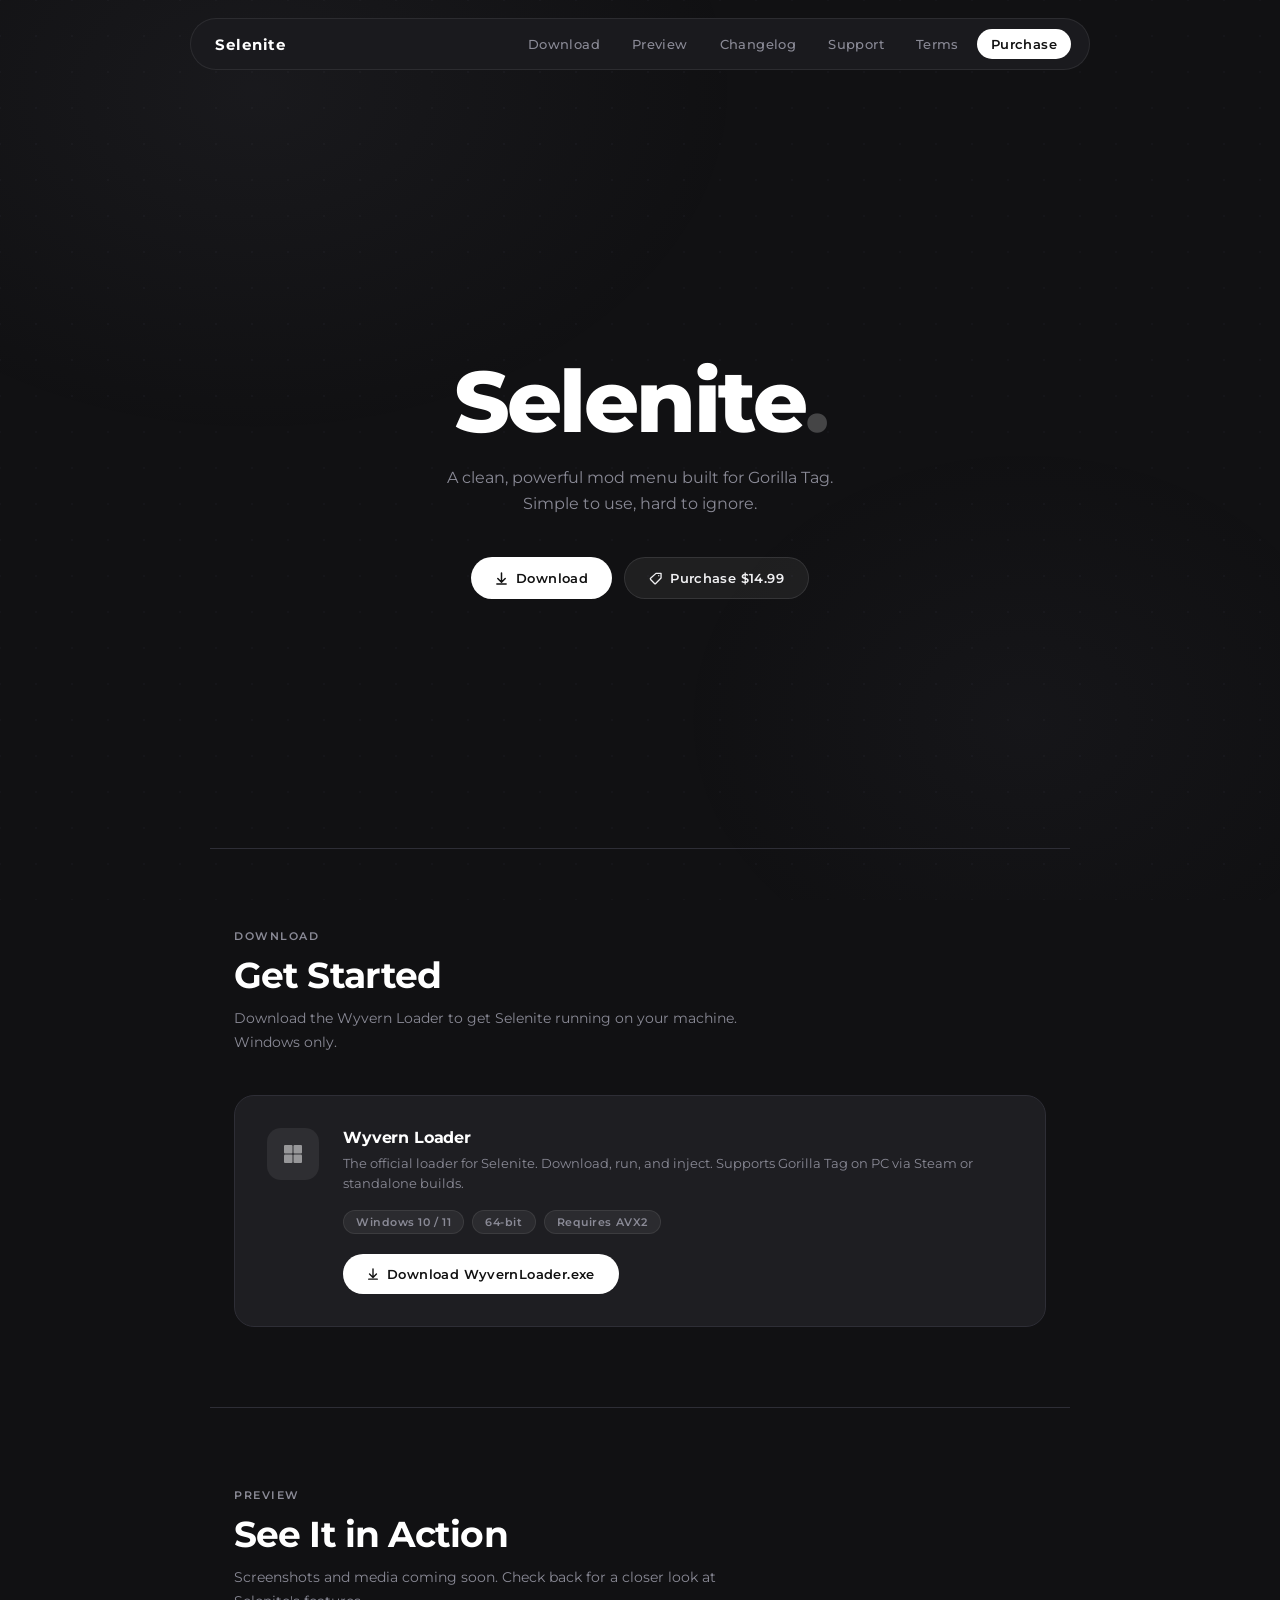
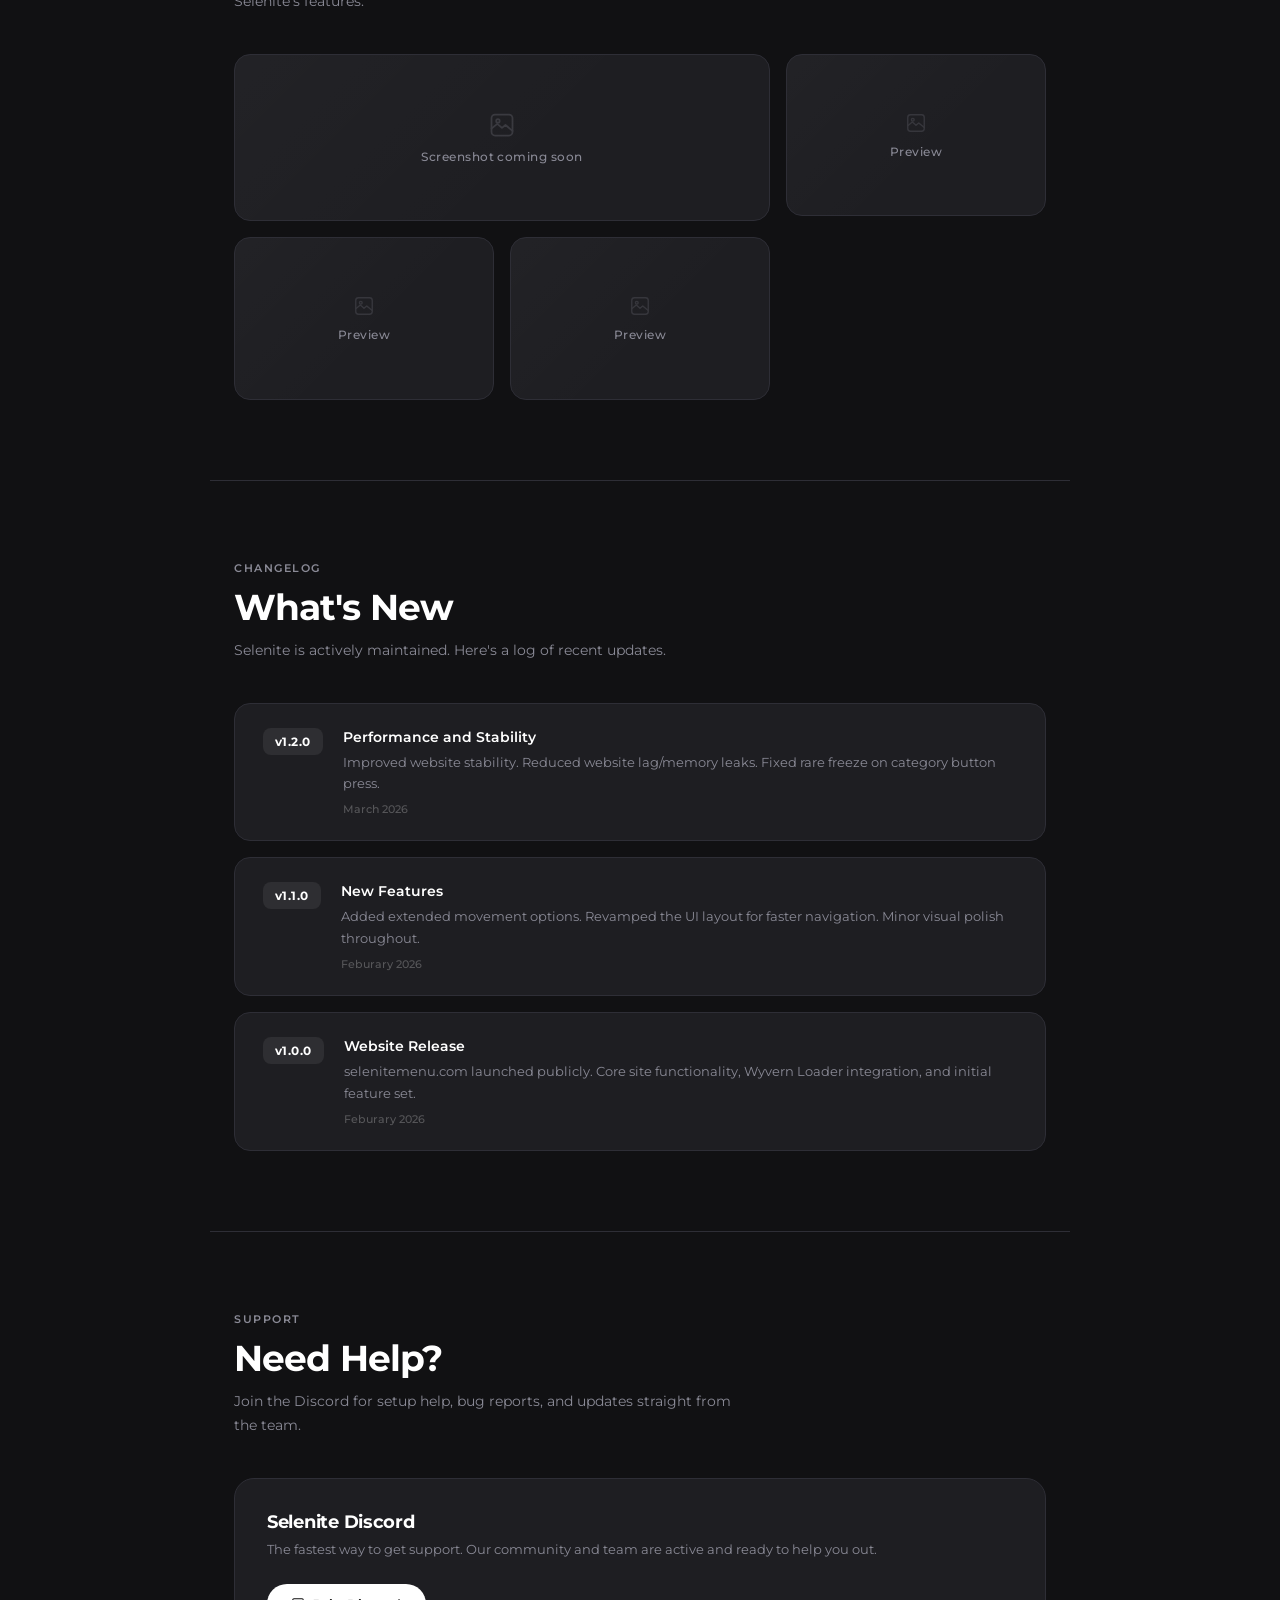
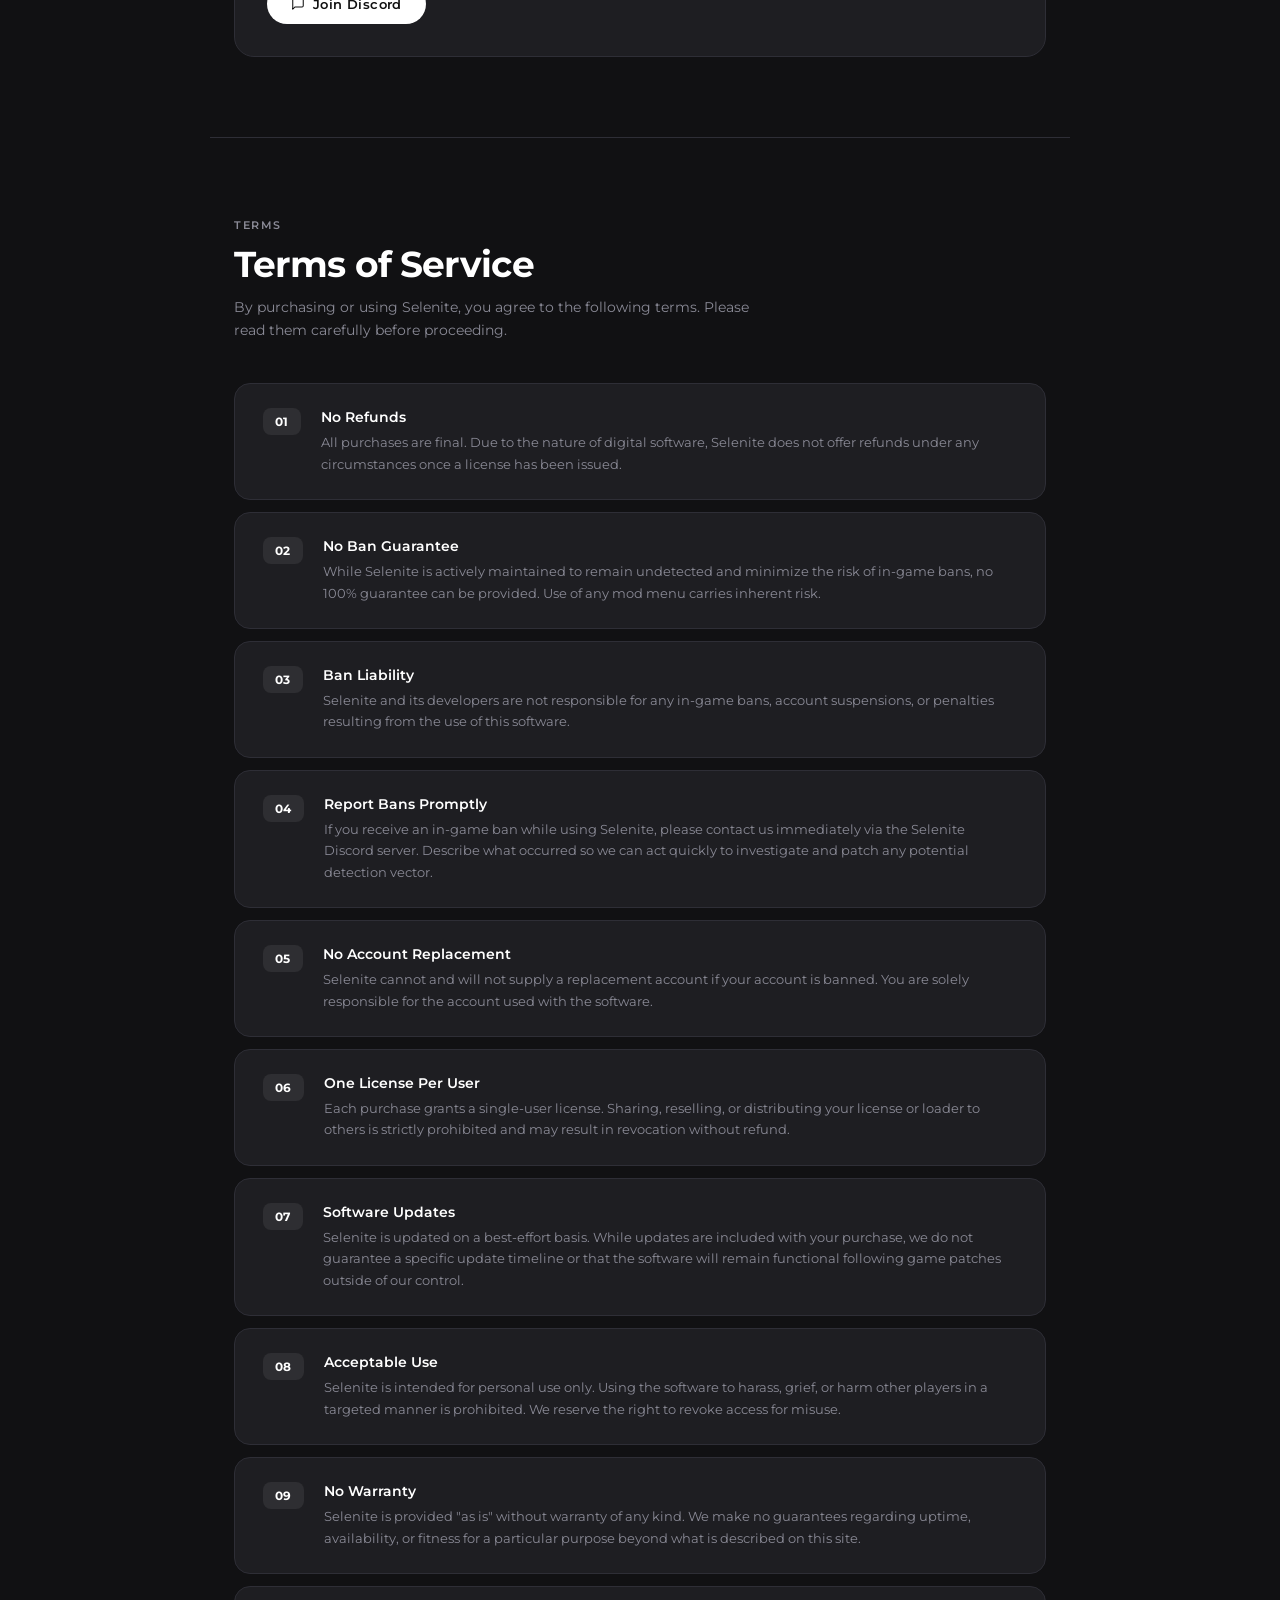
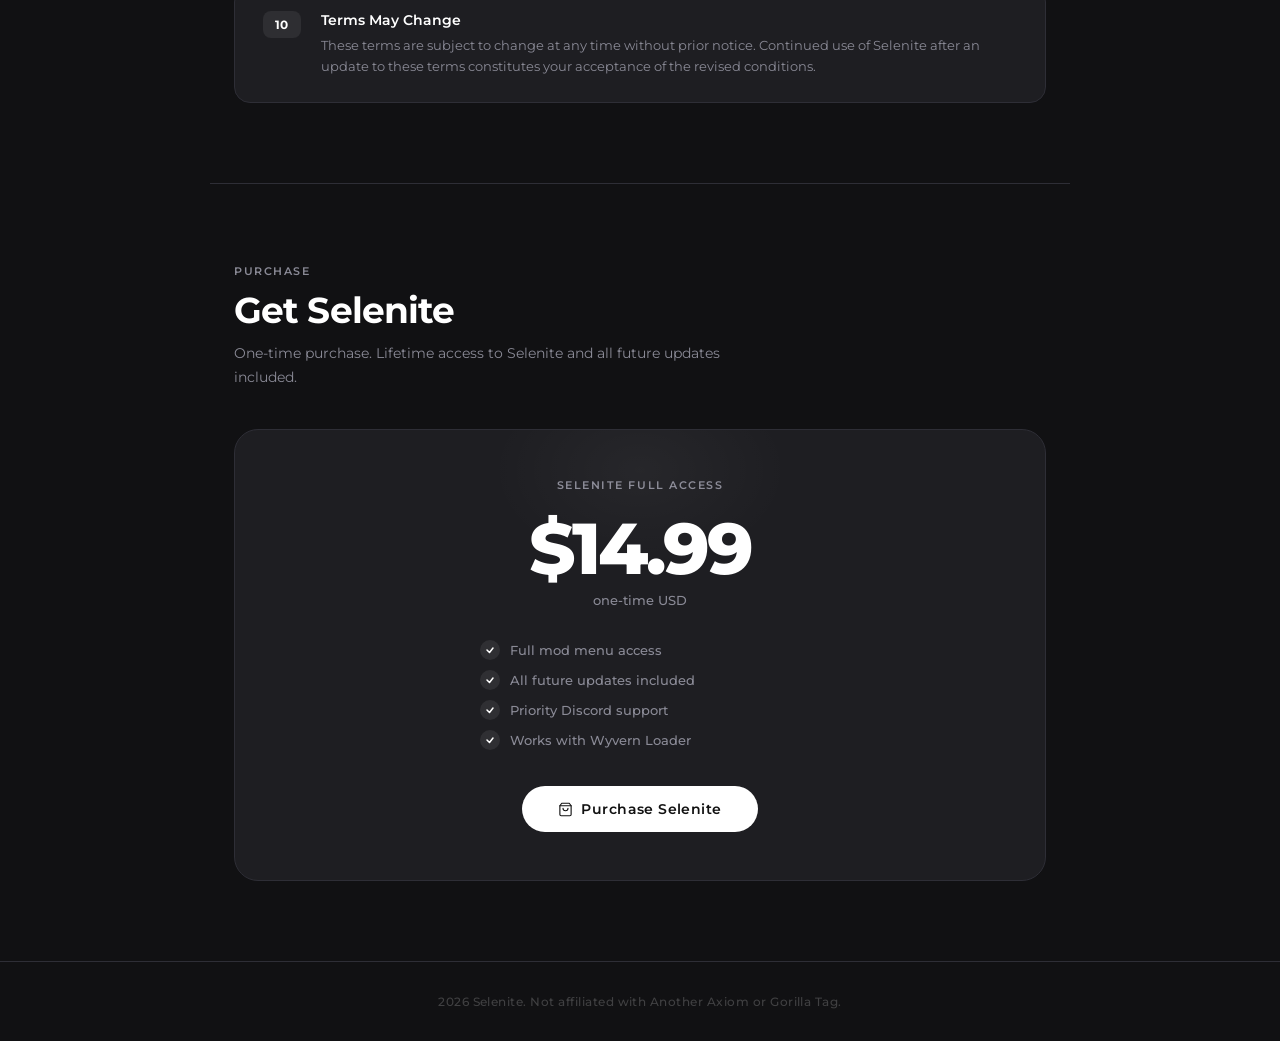
<file: index.html>
<!DOCTYPE html>
<html lang="en">
<head>
  <meta charset="UTF-8" />
  <meta name="viewport" content="width=device-width, initial-scale=1.0"/>
  <title>Selenite</title>
  <link rel="icon" type="image/png" href="icon.png"/>
  <link href="https://fonts.googleapis.com/css2?family=Montserrat:wght@300;400;500;600;700;800&display=swap" rel="stylesheet"/>
  <link rel="stylesheet" href="styles.css"/>
</head>
<body>

<div class="dot-bg">
  <canvas class="dot-canvas" id="dotCanvas"></canvas>
</div>

<div class="nav-wrap">
  <nav>
    <div class="nav-logo">Selenite</div>
    <ul class="nav-links">
      <li><a href="/download" onclick="navClick(event,'download')">Download</a></li>
      <li><a href="/preview" onclick="navClick(event,'preview')">Preview</a></li>
      <li><a href="/changelog" onclick="navClick(event,'changelog')">Changelog</a></li>
      <li><a href="/support" onclick="navClick(event,'support')">Support</a></li>
      <li><a href="/terms" onclick="navClick(event,'terms')">Terms</a></li>
      <li><a href="/purchase" class="nav-cta" onclick="navClick(event,'purchase')">Purchase</a></li>
    </ul>
    <button class="nav-hamburger" id="navHamburger" aria-label="Menu">
      <span></span><span></span><span></span>
    </button>
  </nav>
</div>

<div class="page">

  <section id="hero">
    <h1>Selenite<span class="dim">.</span></h1>
    <p class="hero-sub">A clean, powerful mod menu built for Gorilla Tag. Simple to use, hard to ignore.</p>
    <div class="hero-actions">
      <a href="/download" class="btn btn-primary" onclick="navClick(event,'download')">
        <svg width="13" height="13" viewBox="0 0 14 14" fill="none">
          <path d="M7 1v9M3 7l4 4 4-4M2 13h10" stroke="#111" stroke-width="1.6" stroke-linecap="round" stroke-linejoin="round"/>
        </svg>
        Download
      </a>
      <a href="/purchase" class="btn btn-ghost" onclick="navClick(event,'purchase')">
        <svg width="13" height="13" viewBox="0 0 14 14" fill="none">
          <path d="M8 1.5H13V6.5L7.2 12.3a.9.9 0 01-1.27 0L1.7 8.07a.9.9 0 010-1.27L7.5 1.5H8z" stroke="currentColor" stroke-width="1.4" stroke-linecap="round" stroke-linejoin="round"/>
          <circle cx="10.5" cy="4" r="0.7" fill="currentColor"/>
        </svg>
        Purchase $14.99
      </a>
    </div>
  </section>

  <div class="divider"></div>

  <section id="download">
    <div class="section-label">Download</div>
    <h2>Get Started</h2>
    <p class="section-desc">Download the Wyvern Loader to get Selenite running on your machine. Windows only.</p>
    <div class="download-card">
      <div class="dl-icon">
        <svg width="24" height="24" viewBox="0 0 24 24" fill="none">
          <rect x="3" y="3" width="8.5" height="8.5" rx="1" fill="rgba(255,255,255,0.5)"/>
          <rect x="12.5" y="3" width="8.5" height="8.5" rx="1" fill="rgba(255,255,255,0.5)"/>
          <rect x="3" y="12.5" width="8.5" height="8.5" rx="1" fill="rgba(255,255,255,0.5)"/>
          <rect x="12.5" y="12.5" width="8.5" height="8.5" rx="1" fill="rgba(255,255,255,0.5)"/>
        </svg>
      </div>
      <div class="dl-info">
        <div class="dl-title">Wyvern Loader</div>
        <div class="dl-sub">The official loader for Selenite. Download, run, and inject. Supports Gorilla Tag on PC via Steam or standalone builds.</div>
        <div class="dl-tags">
          <span class="tag">Windows 10 / 11</span>
          <span class="tag">64-bit</span>
          <span class="tag">Requires AVX2</span>
        </div>
        <button class="btn btn-primary" onclick="openModal('https://wyvern.im/public/loader/WyvernLoader.exe','download')">
          <svg width="12" height="12" viewBox="0 0 14 14" fill="none">
            <path d="M7 1v9M3 7l4 4 4-4M2 13h10" stroke="#111" stroke-width="1.6" stroke-linecap="round" stroke-linejoin="round"/>
          </svg>
          Download WyvernLoader.exe
        </button>
      </div>
    </div>
  </section>

  <div class="divider"></div>

  <section id="preview">
    <div class="section-label">Preview</div>
    <h2>See It in Action</h2>
    <p class="section-desc">Screenshots and media coming soon. Check back for a closer look at Selenite's features.</p>
    <div class="preview-grid">
      <div class="preview-card preview-span2" onclick="openLightbox(this)">
        <div class="card-inner">
          <svg width="28" height="28" viewBox="0 0 24 24" fill="none" style="opacity:0.25">
            <rect x="3" y="3" width="18" height="18" rx="3" stroke="currentColor" stroke-width="1.5"/>
            <circle cx="8.5" cy="8.5" r="1.5" stroke="currentColor" stroke-width="1.5"/>
            <path d="M3 15l5-4 4 3.5 3-2.5 6 5" stroke="currentColor" stroke-width="1.5" stroke-linecap="round" stroke-linejoin="round"/>
          </svg>
          <span>Screenshot coming soon</span>
        </div>
      </div>
      <div class="preview-card" onclick="openLightbox(this)">
        <div class="card-inner">
          <svg width="22" height="22" viewBox="0 0 24 24" fill="none" style="opacity:0.22">
            <rect x="3" y="3" width="18" height="18" rx="3" stroke="currentColor" stroke-width="1.5"/>
            <circle cx="8.5" cy="8.5" r="1.5" stroke="currentColor" stroke-width="1.5"/>
            <path d="M3 15l5-4 4 3.5 3-2.5 6 5" stroke="currentColor" stroke-width="1.5" stroke-linecap="round" stroke-linejoin="round"/>
          </svg>
          <span>Preview</span>
        </div>
      </div>
      <div class="preview-card" onclick="openLightbox(this)">
        <div class="card-inner">
          <svg width="22" height="22" viewBox="0 0 24 24" fill="none" style="opacity:0.22">
            <rect x="3" y="3" width="18" height="18" rx="3" stroke="currentColor" stroke-width="1.5"/>
            <circle cx="8.5" cy="8.5" r="1.5" stroke="currentColor" stroke-width="1.5"/>
            <path d="M3 15l5-4 4 3.5 3-2.5 6 5" stroke="currentColor" stroke-width="1.5" stroke-linecap="round" stroke-linejoin="round"/>
          </svg>
          <span>Preview</span>
        </div>
      </div>
      <div class="preview-card" onclick="openLightbox(this)">
        <div class="card-inner">
          <svg width="22" height="22" viewBox="0 0 24 24" fill="none" style="opacity:0.22">
            <rect x="3" y="3" width="18" height="18" rx="3" stroke="currentColor" stroke-width="1.5"/>
            <circle cx="8.5" cy="8.5" r="1.5" stroke="currentColor" stroke-width="1.5"/>
            <path d="M3 15l5-4 4 3.5 3-2.5 6 5" stroke="currentColor" stroke-width="1.5" stroke-linecap="round" stroke-linejoin="round"/>
          </svg>
          <span>Preview</span>
        </div>
      </div>
    </div>
  </section>

  <div class="divider"></div>

  <section id="changelog">
    <div class="section-label">Changelog</div>
    <h2>What's New</h2>
    <p class="section-desc">Selenite is actively maintained. Here's a log of recent updates.</p>
    <div class="changelog-list">
      <div class="changelog-item">
        <div class="cl-version">v1.2.0</div>
        <div class="cl-content">
          <div class="cl-title">Performance and Stability</div>
          <div class="cl-body">Improved website stability. Reduced website lag/memory leaks. Fixed rare freeze on category button press.</div>
          <div class="cl-date">March 2026</div>
        </div>
      </div>
      <div class="changelog-item">
        <div class="cl-version">v1.1.0</div>
        <div class="cl-content">
          <div class="cl-title">New Features</div>
          <div class="cl-body">Added extended movement options. Revamped the UI layout for faster navigation. Minor visual polish throughout.</div>
          <div class="cl-date">Feburary 2026</div>
        </div>
      </div>
      <div class="changelog-item">
        <div class="cl-version">v1.0.0</div>
        <div class="cl-content">
          <div class="cl-title">Website Release</div>
          <div class="cl-body">selenitemenu.com launched publicly. Core site functionality, Wyvern Loader integration, and initial feature set.</div>
          <div class="cl-date">Feburary 2026</div>
        </div>
      </div>
    </div>
  </section>

  <div class="divider"></div>

  <section id="support">
    <div class="section-label">Support</div>
    <h2>Need Help?</h2>
    <p class="section-desc">Join the Discord for setup help, bug reports, and updates straight from the team.</p>
    <div class="support-card">
      <div class="support-text">
        <h3>Selenite Discord</h3>
        <p>The fastest way to get support. Our community and team are active and ready to help you out.</p>
      </div>
      <button class="btn btn-primary" onclick="openModal('https://discord.gg/gEDAKutK3R','discord')">
        <svg width="14" height="14" viewBox="0 0 24 24" fill="none">
          <path d="M21 15a2 2 0 01-2 2H7l-4 4V5a2 2 0 012-2h14a2 2 0 012 2v10z" stroke="#111" stroke-width="1.8" stroke-linecap="round" stroke-linejoin="round"/>
        </svg>
        Join Discord
      </button>
    </div>
  </section>

  <div class="divider"></div>

  <section id="terms">
    <div class="section-label">Terms</div>
    <h2>Terms of Service</h2>
    <p class="section-desc">By purchasing or using Selenite, you agree to the following terms. Please read them carefully before proceeding.</p>
    <div class="terms-list">

      <div class="terms-item">
        <div class="terms-num">01</div>
        <div class="terms-content">
          <div class="terms-title">No Refunds</div>
          <div class="terms-body">All purchases are final. Due to the nature of digital software, Selenite does not offer refunds under any circumstances once a license has been issued.</div>
        </div>
      </div>

      <div class="terms-item">
        <div class="terms-num">02</div>
        <div class="terms-content">
          <div class="terms-title">No Ban Guarantee</div>
          <div class="terms-body">While Selenite is actively maintained to remain undetected and minimize the risk of in-game bans, no 100% guarantee can be provided. Use of any mod menu carries inherent risk.</div>
        </div>
      </div>

      <div class="terms-item">
        <div class="terms-num">03</div>
        <div class="terms-content">
          <div class="terms-title">Ban Liability</div>
          <div class="terms-body">Selenite and its developers are not responsible for any in-game bans, account suspensions, or penalties resulting from the use of this software.</div>
        </div>
      </div>

      <div class="terms-item">
        <div class="terms-num">04</div>
        <div class="terms-content">
          <div class="terms-title">Report Bans Promptly</div>
          <div class="terms-body">If you receive an in-game ban while using Selenite, please contact us immediately via the Selenite Discord server. Describe what occurred so we can act quickly to investigate and patch any potential detection vector.</div>
        </div>
      </div>

      <div class="terms-item">
        <div class="terms-num">05</div>
        <div class="terms-content">
          <div class="terms-title">No Account Replacement</div>
          <div class="terms-body">Selenite cannot and will not supply a replacement account if your account is banned. You are solely responsible for the account used with the software.</div>
        </div>
      </div>

      <div class="terms-item">
        <div class="terms-num">06</div>
        <div class="terms-content">
          <div class="terms-title">One License Per User</div>
          <div class="terms-body">Each purchase grants a single-user license. Sharing, reselling, or distributing your license or loader to others is strictly prohibited and may result in revocation without refund.</div>
        </div>
      </div>

      <div class="terms-item">
        <div class="terms-num">07</div>
        <div class="terms-content">
          <div class="terms-title">Software Updates</div>
          <div class="terms-body">Selenite is updated on a best-effort basis. While updates are included with your purchase, we do not guarantee a specific update timeline or that the software will remain functional following game patches outside of our control.</div>
        </div>
      </div>

      <div class="terms-item">
        <div class="terms-num">08</div>
        <div class="terms-content">
          <div class="terms-title">Acceptable Use</div>
          <div class="terms-body">Selenite is intended for personal use only. Using the software to harass, grief, or harm other players in a targeted manner is prohibited. We reserve the right to revoke access for misuse.</div>
        </div>
      </div>

      <div class="terms-item">
        <div class="terms-num">09</div>
        <div class="terms-content">
          <div class="terms-title">No Warranty</div>
          <div class="terms-body">Selenite is provided "as is" without warranty of any kind. We make no guarantees regarding uptime, availability, or fitness for a particular purpose beyond what is described on this site.</div>
        </div>
      </div>

      <div class="terms-item">
        <div class="terms-num">10</div>
        <div class="terms-content">
          <div class="terms-title">Terms May Change</div>
          <div class="terms-body">These terms are subject to change at any time without prior notice. Continued use of Selenite after an update to these terms constitutes your acceptance of the revised conditions.</div>
        </div>
      </div>

    </div>
  </section>

  <div class="divider"></div>

  <section id="purchase">
    <div class="section-label">Purchase</div>
    <h2>Get Selenite</h2>
    <p class="section-desc">One-time purchase. Lifetime access to Selenite and all future updates included.</p>
    <div class="purchase-card">
      <div class="section-label" style="margin-bottom:4px;">Selenite Full Access</div>
      <div class="price-display">$14.99</div>
      <div class="price-period">one-time USD</div>
      <div class="perks">
        <div class="perk">
          <div class="perk-check"><svg width="10" height="10" viewBox="0 0 10 10" fill="none"><path d="M2 5l2.5 2.5L8 3" stroke="white" stroke-width="1.5" stroke-linecap="round" stroke-linejoin="round"/></svg></div>
          Full mod menu access
        </div>
        <div class="perk">
          <div class="perk-check"><svg width="10" height="10" viewBox="0 0 10 10" fill="none"><path d="M2 5l2.5 2.5L8 3" stroke="white" stroke-width="1.5" stroke-linecap="round" stroke-linejoin="round"/></svg></div>
          All future updates included
        </div>
        <div class="perk">
          <div class="perk-check"><svg width="10" height="10" viewBox="0 0 10 10" fill="none"><path d="M2 5l2.5 2.5L8 3" stroke="white" stroke-width="1.5" stroke-linecap="round" stroke-linejoin="round"/></svg></div>
          Priority Discord support
        </div>
        <div class="perk">
          <div class="perk-check"><svg width="10" height="10" viewBox="0 0 10 10" fill="none"><path d="M2 5l2.5 2.5L8 3" stroke="white" stroke-width="1.5" stroke-linecap="round" stroke-linejoin="round"/></svg></div>
          Works with Wyvern Loader
        </div>
      </div>
      <button class="btn btn-primary" style="font-size:14px;padding:14px 36px;" onclick="openModal('https://store.reseller.best/product/selenite','purchase')">
        <svg width="15" height="15" viewBox="0 0 24 24" fill="none">
          <path d="M6 2L3 6v14a2 2 0 002 2h14a2 2 0 002-2V6l-3-4H6z" stroke="#111" stroke-width="1.8" stroke-linecap="round" stroke-linejoin="round"/>
          <path d="M3 6h18" stroke="#111" stroke-width="1.8" stroke-linecap="round"/>
          <path d="M16 10a4 4 0 01-8 0" stroke="#111" stroke-width="1.8" stroke-linecap="round" stroke-linejoin="round"/>
        </svg>
        Purchase Selenite
      </button>
    </div>
  </section>

  <footer>
    2026 Selenite. Not affiliated with Another Axiom or Gorilla Tag.
  </footer>

</div>

<div class="lightbox-overlay" id="lightboxOverlay">
  <button class="lightbox-close" id="lightboxCloseBtn">
    <svg width="12" height="12" viewBox="0 0 12 12" fill="none">
      <path d="M1.5 1.5l9 9M10.5 1.5l-9 9" stroke="rgba(255,255,255,0.7)" stroke-width="1.6" stroke-linecap="round"/>
    </svg>
  </button>
  <div id="lightboxContent"></div>
</div>

<div class="modal-overlay" id="modalOverlay">
  <div class="modal" id="modalBox">
    <button class="modal-close" id="modalCloseBtn">
      <svg width="10" height="10" viewBox="0 0 10 10" fill="none">
        <path d="M1.5 1.5l7 7M8.5 1.5l-7 7" stroke="rgba(255,255,255,0.5)" stroke-width="1.5" stroke-linecap="round"/>
      </svg>
    </button>
    <div class="modal-icon-wrap" id="modalIconWrap"></div>
    <h3 id="modalTitle">External Link</h3>
    <p id="modalDesc">You are about to leave Selenite and visit:</p>
    <div class="modal-url" id="modalUrl"></div>
    <div class="modal-actions">
      <button class="modal-cancel" id="modalCancelBtn">Cancel</button>
      <button class="modal-confirm" id="modalConfirmBtn">Continue</button>
    </div>
  </div>
</div>

<div class="mobile-sidebar-overlay" id="sidebarOverlay"></div>
<div class="mobile-sidebar" id="mobileSidebar">
  <div class="sidebar-header">
    <span class="sidebar-logo">Selenite</span>
    <button class="sidebar-close" id="sidebarCloseBtn">
      <svg width="10" height="10" viewBox="0 0 10 10" fill="none">
        <path d="M1.5 1.5l7 7M8.5 1.5l-7 7" stroke="rgba(255,255,255,0.6)" stroke-width="1.5" stroke-linecap="round"/>
      </svg>
    </button>
  </div>
  <a href="/download" onclick="sidebarNavClick(event,'download')">Download</a>
  <a href="/preview" onclick="sidebarNavClick(event,'preview')">Preview</a>
  <a href="/changelog" onclick="sidebarNavClick(event,'changelog')">Changelog</a>
  <a href="/support" onclick="sidebarNavClick(event,'support')">Support</a>
  <a href="/terms" onclick="sidebarNavClick(event,'terms')">Terms</a>
  <a href="/purchase" class="nav-cta" onclick="sidebarNavClick(event,'purchase')">Purchase</a>
</div>

<script src="script.js"></script>

</body>
</html>
</file>
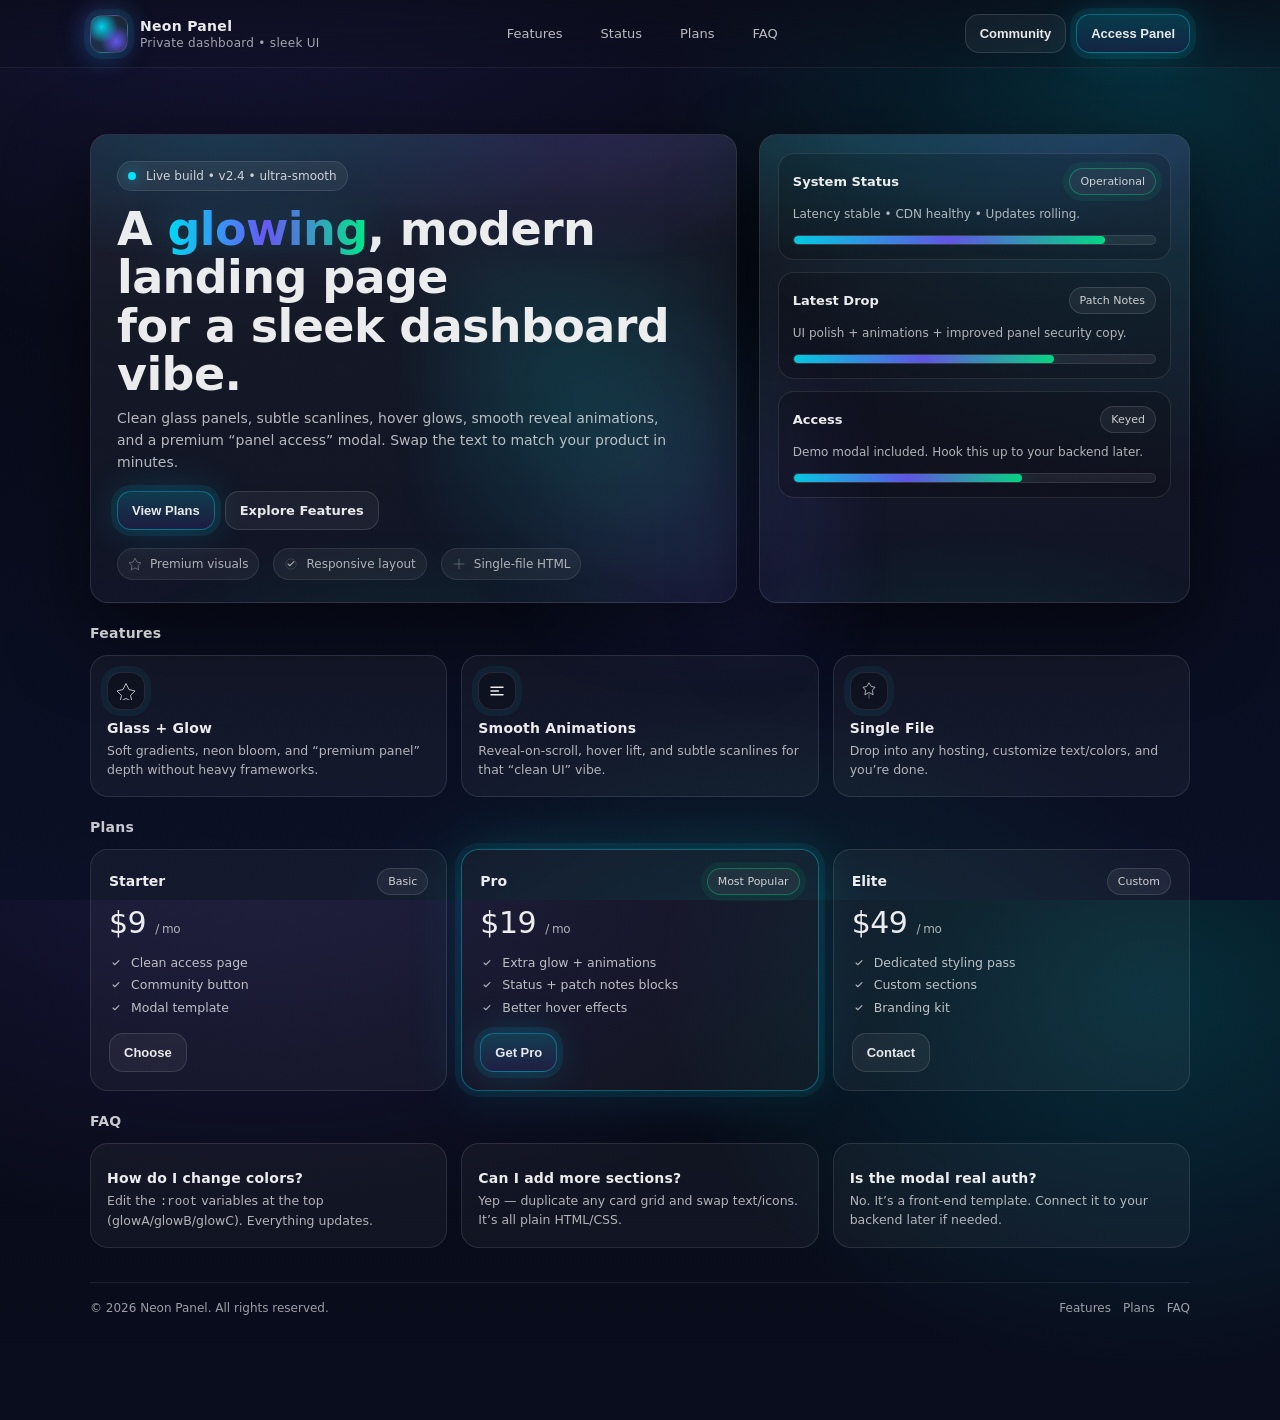
<file: New Text Document.html>
<!doctype html>
<html lang="en">
<head>
  <meta charset="utf-8" />
  <meta name="viewport" content="width=device-width,initial-scale=1" />
  <title>Neon Panel</title>
  <meta name="theme-color" content="#080a12" />
  <style>
    :root{
      --bg:#070913;
      --bg2:#0b1026;
      --card:rgba(255,255,255,.06);
      --stroke:rgba(255,255,255,.10);
      --text:rgba(255,255,255,.92);
      --muted:rgba(255,255,255,.62);
      --shadow: 0 30px 80px rgba(0,0,0,.55);
      --glowA:#6d5cff;
      --glowB:#00e5ff;
      --glowC:#00ff95;
      --radius:18px;
    }

    *{ box-sizing:border-box; }
    html,body{ height:100%; }
    body{
      margin:0;
      color:var(--text);
      background:
        radial-gradient(1200px 700px at 20% -10%, rgba(109,92,255,.18), transparent 60%),
        radial-gradient(900px 700px at 90% 10%, rgba(0,229,255,.16), transparent 55%),
        radial-gradient(900px 700px at 60% 120%, rgba(0,255,149,.12), transparent 55%),
        linear-gradient(180deg, var(--bg), var(--bg2));
      font-family: ui-sans-serif, system-ui, -apple-system, Segoe UI, Roboto, Helvetica, Arial, "Apple Color Emoji","Segoe UI Emoji";
      overflow-x:hidden;
    }

    /* Subtle animated noise + scanline */
    .fx::before{
      content:"";
      position:fixed; inset:0;
      background:
        linear-gradient(rgba(255,255,255,.045) 1px, transparent 1px);
      background-size: 100% 3px;
      opacity:.08;
      mix-blend-mode: overlay;
      pointer-events:none;
      animation: scan 8s linear infinite;
    }
    .fx::after{
      content:"";
      position:fixed; inset:-20%;
      background-image:url("data:image/svg+xml,%3Csvg xmlns='http://www.w3.org/2000/svg' width='120' height='120'%3E%3Cfilter id='n'%3E%3CfeTurbulence type='fractalNoise' baseFrequency='.8' numOctaves='3' stitchTiles='stitch'/%3E%3C/filter%3E%3Crect width='120' height='120' filter='url(%23n)' opacity='.35'/%3E%3C/svg%3E");
      opacity:.04;
      pointer-events:none;
      transform: translateZ(0);
      animation: drift 14s linear infinite;
    }
    @keyframes scan{ 0%{transform:translateY(0)} 100%{transform:translateY(120px)} }
    @keyframes drift{ 0%{transform:translate3d(-2%, -2%,0)} 50%{transform:translate3d(2%,1%,0)} 100%{transform:translate3d(-2%,-2%,0)} }

    a{ color:inherit; text-decoration:none; }
    .wrap{ width:min(1100px, 92vw); margin:0 auto; }

    /* Top bar */
    header{
      position:sticky; top:0; z-index:50;
      backdrop-filter: blur(14px);
      background: linear-gradient(180deg, rgba(10,12,24,.65), rgba(10,12,24,.25));
      border-bottom: 1px solid rgba(255,255,255,.08);
    }
    .topbar{
      display:flex; align-items:center; justify-content:space-between;
      padding:14px 0;
    }
    .brand{
      display:flex; align-items:center; gap:12px;
      letter-spacing:.3px;
      user-select:none;
    }
    .logo{
      width:38px; height:38px; border-radius:12px;
      background:
        radial-gradient(circle at 30% 30%, rgba(0,229,255,.9), transparent 45%),
        radial-gradient(circle at 70% 70%, rgba(109,92,255,.9), transparent 45%),
        rgba(255,255,255,.06);
      border: 1px solid rgba(255,255,255,.12);
      box-shadow: 0 0 0 6px rgba(0,229,255,.07), 0 0 28px rgba(109,92,255,.25);
      position:relative;
    }
    .logo::after{
      content:"";
      position:absolute; inset:-8px;
      border-radius:16px;
      background: conic-gradient(from 120deg, rgba(0,229,255,.0), rgba(0,229,255,.35), rgba(109,92,255,.35), rgba(0,255,149,.22), rgba(0,229,255,.0));
      filter: blur(14px);
      opacity:.6;
      z-index:-1;
      animation: spin 10s linear infinite;
    }
    @keyframes spin{ to{ transform:rotate(360deg); } }
    .brand h1{ font-size:14px; margin:0; font-weight:700; }
    .brand small{ display:block; color:var(--muted); font-size:12px; margin-top:2px; }

    nav{
      display:flex; align-items:center; gap:18px;
      color:rgba(255,255,255,.72);
      font-size:13px;
    }
    nav a{
      padding:10px 10px;
      border-radius:12px;
      transition: background .2s ease, color .2s ease, transform .2s ease;
    }
    nav a:hover{
      background:rgba(255,255,255,.06);
      color:rgba(255,255,255,.92);
      transform: translateY(-1px);
    }

    .actions{ display:flex; align-items:center; gap:10px; }
    .btn{
      display:inline-flex; align-items:center; justify-content:center;
      gap:10px;
      padding:11px 14px;
      border-radius: 14px;
      border: 1px solid rgba(255,255,255,.12);
      background: rgba(255,255,255,.05);
      color:rgba(255,255,255,.9);
      font-weight:600;
      font-size:13px;
      cursor:pointer;
      transition: transform .18s ease, box-shadow .18s ease, background .18s ease, border-color .18s ease;
      position:relative;
      overflow:hidden;
    }
    .btn:hover{ transform: translateY(-1px); background: rgba(255,255,255,.07); border-color: rgba(255,255,255,.18); }
    .btn:active{ transform: translateY(0); }
    .btn.primary{
      border-color: rgba(0,229,255,.35);
      background: linear-gradient(180deg, rgba(0,229,255,.18), rgba(109,92,255,.12));
      box-shadow: 0 0 0 6px rgba(0,229,255,.08), 0 0 40px rgba(0,229,255,.18);
    }
    .btn.primary::before{
      content:"";
      position:absolute; inset:-2px;
      background: radial-gradient(320px 120px at var(--mx, 50%) var(--my, 50%), rgba(0,229,255,.35), transparent 55%);
      opacity:0;
      transition: opacity .2s ease;
      pointer-events:none;
    }
    .btn.primary:hover::before{ opacity:1; }

    /* Hero */
    main{ padding: 48px 0 72px; }
    .hero{
      display:grid;
      grid-template-columns: 1.2fr .8fr;
      gap: 22px;
      align-items:stretch;
      margin-top: 18px;
    }
    @media (max-width: 920px){ .hero{ grid-template-columns:1fr; } nav{ display:none; } }

    .panel{
      background: linear-gradient(180deg, rgba(255,255,255,.07), rgba(255,255,255,.03));
      border: 1px solid rgba(255,255,255,.10);
      border-radius: var(--radius);
      box-shadow: var(--shadow);
      position:relative;
      overflow:hidden;
      transform: translateY(10px);
      opacity:0;
      animation: rise .7s ease forwards;
    }
    @keyframes rise{
      to{ transform:translateY(0); opacity:1; }
    }
    .panel::after{
      content:"";
      position:absolute; inset:-1px;
      background:
        radial-gradient(600px 220px at 20% 0%, rgba(0,229,255,.15), transparent 60%),
        radial-gradient(520px 220px at 80% 0%, rgba(109,92,255,.16), transparent 60%),
        radial-gradient(520px 260px at 50% 120%, rgba(0,255,149,.10), transparent 65%);
      pointer-events:none;
      opacity:.85;
    }
    .panel > *{ position:relative; z-index:1; }

    .heroLeft{ padding: 26px 26px 22px; }
    .kicker{
      display:inline-flex; align-items:center; gap:10px;
      padding: 7px 10px;
      border-radius: 999px;
      background: rgba(255,255,255,.06);
      border: 1px solid rgba(255,255,255,.10);
      color: rgba(255,255,255,.78);
      font-size:12px;
    }
    .dot{
      width:8px; height:8px; border-radius:999px;
      background: var(--glowB);
      box-shadow: 0 0 16px rgba(0,229,255,.8);
      animation: pulse 1.6s ease-in-out infinite;
    }
    @keyframes pulse{ 50%{ transform:scale(1.4); opacity:.65; } }

    .title{
      margin: 14px 0 10px;
      font-size: clamp(30px, 4.2vw, 46px);
      line-height: 1.05;
      letter-spacing: -0.6px;
    }
    .title .grad{
      background: linear-gradient(90deg, rgba(0,229,255,.95), rgba(109,92,255,.95), rgba(0,255,149,.9));
      -webkit-background-clip:text;
      background-clip:text;
      color:transparent;
      filter: drop-shadow(0 0 22px rgba(0,229,255,.18));
    }
    .subtitle{
      color: rgba(255,255,255,.70);
      max-width: 62ch;
      line-height:1.55;
      font-size: 14px;
      margin: 0 0 18px;
    }

    .ctaRow{ display:flex; gap:10px; flex-wrap:wrap; margin-top: 12px; }
    .metaRow{
      display:flex; gap:14px; flex-wrap:wrap;
      margin-top: 18px;
      color: rgba(255,255,255,.65);
      font-size: 12px;
    }
    .pill{
      display:inline-flex; align-items:center; gap:8px;
      padding: 8px 10px;
      border-radius: 999px;
      background: rgba(255,255,255,.05);
      border: 1px solid rgba(255,255,255,.09);
    }
    .pill svg{ opacity:.9; }

    /* Right card (status) */
    .heroRight{ padding: 18px; }
    .stack{ display:flex; flex-direction:column; gap:12px; }

    .miniCard{
      padding: 14px;
      border-radius: 16px;
      background: rgba(0,0,0,.18);
      border: 1px solid rgba(255,255,255,.10);
      transition: transform .18s ease, border-color .18s ease, background .18s ease;
    }
    .miniCard:hover{
      transform: translateY(-2px);
      border-color: rgba(0,229,255,.22);
      background: rgba(0,0,0,.22);
    }
    .miniTop{ display:flex; justify-content:space-between; align-items:center; gap:10px; }
    .miniTitle{ font-weight:700; font-size:13px; margin:0; }
    .badge{
      font-size:11px;
      padding: 6px 10px;
      border-radius: 999px;
      border: 1px solid rgba(255,255,255,.12);
      background: rgba(255,255,255,.06);
      color: rgba(255,255,255,.78);
      white-space:nowrap;
    }
    .badge.ok{
      border-color: rgba(0,255,149,.30);
      box-shadow: 0 0 0 6px rgba(0,255,149,.06);
    }
    .miniBody{ margin-top:10px; color: rgba(255,255,255,.68); font-size:12px; line-height:1.5; }

    .bar{
      height: 10px;
      border-radius: 999px;
      background: rgba(255,255,255,.07);
      border: 1px solid rgba(255,255,255,.09);
      overflow:hidden;
      margin-top:12px;
      position:relative;
    }
    .bar > i{
      display:block;
      height:100%;
      width: var(--w, 72%);
      background: linear-gradient(90deg, rgba(0,229,255,.85), rgba(109,92,255,.85), rgba(0,255,149,.8));
      border-radius: 999px;
      filter: drop-shadow(0 0 14px rgba(0,229,255,.35));
      animation: load 1.2s ease forwards;
      transform-origin:left;
      transform: scaleX(.65);
      opacity:.65;
    }
    @keyframes load{ to{ transform:scaleX(1); opacity:1; } }

    /* Sections */
    section{ margin-top: 22px; }
    .grid3{
      display:grid;
      grid-template-columns: repeat(3, 1fr);
      gap: 14px;
      margin-top: 14px;
    }
    @media (max-width: 920px){ .grid3{ grid-template-columns:1fr; } }

    .feat{
      padding: 16px;
      border-radius: 18px;
      background: rgba(255,255,255,.04);
      border: 1px solid rgba(255,255,255,.10);
      position:relative;
      overflow:hidden;
    }
    .feat::before{
      content:"";
      position:absolute; inset:-2px;
      background: radial-gradient(520px 160px at var(--fx, 50%) var(--fy, 0%), rgba(0,229,255,.14), transparent 60%);
      opacity:.0;
      transition: opacity .25s ease;
      pointer-events:none;
    }
    .feat:hover::before{ opacity:1; }
    .feat h3{ margin:10px 0 6px; font-size:14px; letter-spacing:.2px; }
    .feat p{ margin:0; color: rgba(255,255,255,.68); font-size:12.5px; line-height:1.5; }
    .icon{
      width:38px; height:38px; border-radius: 14px;
      display:grid; place-items:center;
      background: rgba(0,0,0,.2);
      border: 1px solid rgba(255,255,255,.10);
      box-shadow: 0 0 0 6px rgba(0,229,255,.06);
    }

    /* Pricing */
    .pricing{
      display:grid;
      grid-template-columns: repeat(3, 1fr);
      gap: 14px;
      margin-top: 14px;
    }
    @media (max-width: 920px){ .pricing{ grid-template-columns:1fr; } }

    .priceCard{
      padding: 18px;
      border-radius: 18px;
      background: rgba(255,255,255,.04);
      border: 1px solid rgba(255,255,255,.10);
      position:relative;
      overflow:hidden;
      transition: transform .2s ease, border-color .2s ease;
    }
    .priceCard:hover{ transform: translateY(-3px); border-color: rgba(0,229,255,.22); }
    .priceCard.pop{
      border-color: rgba(0,229,255,.35);
      box-shadow: 0 0 0 6px rgba(0,229,255,.07), 0 0 55px rgba(0,229,255,.13);
    }
    .priceTop{ display:flex; justify-content:space-between; align-items:center; gap:10px; }
    .priceCard h4{ margin:0; font-size:14px; }
    .price{
      font-size: 30px;
      letter-spacing:-.5px;
      margin: 10px 0 4px;
    }
    .price small{ font-size:12px; color: rgba(255,255,255,.65); }
    .list{ margin: 12px 0 0; padding:0; list-style:none; color: rgba(255,255,255,.72); font-size: 12.5px; line-height:1.8; }
    .list li{ display:flex; gap:8px; align-items:flex-start; }
    .check{ margin-top:4px; width:14px; height:14px; flex:0 0 14px; opacity:.9; }

    /* Footer */
    footer{
      margin-top: 34px;
      padding: 18px 0 34px;
      color: rgba(255,255,255,.60);
      font-size: 12px;
      border-top: 1px solid rgba(255,255,255,.08);
    }
    .foot{
      display:flex; justify-content:space-between; gap:12px; flex-wrap:wrap;
    }

    /* Modal */
    .modalBack{
      position:fixed; inset:0;
      background: rgba(0,0,0,.62);
      display:none;
      place-items:center;
      padding: 20px;
      z-index: 99;
    }
    .modal{
      width: min(520px, 96vw);
      border-radius: 18px;
      background: linear-gradient(180deg, rgba(255,255,255,.08), rgba(255,255,255,.03));
      border: 1px solid rgba(255,255,255,.12);
      box-shadow: 0 30px 90px rgba(0,0,0,.6);
      overflow:hidden;
      transform: translateY(10px) scale(.98);
      opacity:0;
      transition: transform .2s ease, opacity .2s ease;
    }
    .modalBack.show{ display:grid; }
    .modalBack.show .modal{ transform: translateY(0) scale(1); opacity:1; }

    .modalHead{
      padding: 14px 16px;
      display:flex; justify-content:space-between; align-items:center;
      border-bottom: 1px solid rgba(255,255,255,.10);
    }
    .modalHead strong{ font-size:13px; }
    .x{
      width:36px; height:36px; border-radius: 12px;
      border: 1px solid rgba(255,255,255,.12);
      background: rgba(255,255,255,.06);
      cursor:pointer;
    }
    .modalBody{ padding: 16px; }
    .field{
      display:flex; flex-direction:column; gap:8px;
      margin-top: 10px;
    }
    label{ font-size:12px; color: rgba(255,255,255,.70); }
    input{
      height: 42px;
      padding: 0 12px;
      border-radius: 14px;
      border: 1px solid rgba(255,255,255,.12);
      background: rgba(0,0,0,.20);
      color: rgba(255,255,255,.92);
      outline:none;
      transition: border-color .2s ease, box-shadow .2s ease;
    }
    input:focus{
      border-color: rgba(0,229,255,.30);
      box-shadow: 0 0 0 6px rgba(0,229,255,.08);
    }
    .row{ display:flex; gap:10px; flex-wrap:wrap; margin-top: 14px; }
    .hint{ margin-top: 10px; font-size: 12px; color: rgba(255,255,255,.58); line-height:1.45; }

    /* Reveal animations */
    .reveal{
      opacity:0; transform: translateY(10px);
      transition: opacity .6s ease, transform .6s ease;
    }
    .reveal.on{ opacity:1; transform: translateY(0); }

    /* Cursor glow orb */
    .orb{
      position:fixed;
      width: 420px; height: 420px;
      left: calc(var(--cx, 50vw) - 210px);
      top:  calc(var(--cy, 50vh) - 210px);
      background: radial-gradient(circle at 30% 30%, rgba(0,229,255,.14), transparent 55%),
                  radial-gradient(circle at 70% 70%, rgba(109,92,255,.14), transparent 55%),
                  radial-gradient(circle at 50% 50%, rgba(0,255,149,.08), transparent 60%);
      filter: blur(28px);
      pointer-events:none;
      opacity:.9;
      transform: translateZ(0);
      transition: opacity .25s ease;
    }
    @media (prefers-reduced-motion: reduce){
      .orb, .fx::before, .fx::after, .logo::after{ display:none; }
      *{ scroll-behavior:auto !important; animation:none !important; transition:none !important; }
    }
  </style>
</head>

<body class="fx">
  <div class="orb" aria-hidden="true"></div>

  <header>
    <div class="wrap topbar">
      <div class="brand">
        <div class="logo" aria-hidden="true"></div>
        <div>
          <h1>Neon Panel</h1>
          <small>Private dashboard • sleek UI</small>
        </div>
      </div>

      <nav aria-label="Primary">
        <a href="#features">Features</a>
        <a href="#status">Status</a>
        <a href="#pricing">Plans</a>
        <a href="#faq">FAQ</a>
      </nav>

      <div class="actions">
        <button class="btn" id="openDiscord" type="button" title="Dummy button">Community</button>
        <button class="btn primary" id="openModal" type="button">Access Panel</button>
      </div>
    </div>
  </header>

  <main class="wrap">
    <div class="hero">
      <div class="panel heroLeft">
        <div class="kicker"><span class="dot"></span> Live build • v2.4 • ultra-smooth</div>
        <h2 class="title">
          A <span class="grad">glowing</span>, modern landing page
          <br/>for a sleek dashboard vibe.
        </h2>
        <p class="subtitle">
          Clean glass panels, subtle scanlines, hover glows, smooth reveal animations, and a premium “panel access” modal.
          Swap the text to match your product in minutes.
        </p>

        <div class="ctaRow">
          <button class="btn primary" id="scrollPricing" type="button">View Plans</button>
          <a class="btn" href="#features">Explore Features</a>
        </div>

        <div class="metaRow">
          <span class="pill">
            <svg width="14" height="14" viewBox="0 0 24 24" fill="none" aria-hidden="true">
              <path d="M12 2l3.2 6.6L22 10l-5 4.9L18.3 22 12 18.7 5.7 22 7 14.9 2 10l6.8-1.4L12 2z" stroke="currentColor" opacity=".9"/>
            </svg>
            Premium visuals
          </span>
          <span class="pill">
            <svg width="14" height="14" viewBox="0 0 24 24" fill="none" aria-hidden="true">
              <path d="M7 12l3 3 7-7" stroke="currentColor" stroke-width="2" stroke-linecap="round" stroke-linejoin="round"/>
              <path d="M21 12a9 9 0 11-18 0 9 9 0 0118 0z" stroke="currentColor" opacity=".35"/>
            </svg>
            Responsive layout
          </span>
          <span class="pill">
            <svg width="14" height="14" viewBox="0 0 24 24" fill="none" aria-hidden="true">
              <path d="M12 3v18M3 12h18" stroke="currentColor" opacity=".8"/>
            </svg>
            Single-file HTML
          </span>
        </div>
      </div>

      <aside class="panel heroRight" id="status">
        <div class="stack">
          <div class="miniCard">
            <div class="miniTop">
              <p class="miniTitle">System Status</p>
              <span class="badge ok">Operational</span>
            </div>
            <div class="miniBody">
              Latency stable • CDN healthy • Updates rolling.
              <div class="bar" aria-label="Status bar"><i style="--w:86%"></i></div>
            </div>
          </div>

          <div class="miniCard">
            <div class="miniTop">
              <p class="miniTitle">Latest Drop</p>
              <span class="badge">Patch Notes</span>
            </div>
            <div class="miniBody">
              UI polish + animations + improved panel security copy.
              <div class="bar"><i style="--w:72%"></i></div>
            </div>
          </div>

          <div class="miniCard">
            <div class="miniTop">
              <p class="miniTitle">Access</p>
              <span class="badge">Keyed</span>
            </div>
            <div class="miniBody">
              Demo modal included. Hook this up to your backend later.
              <div class="bar"><i style="--w:63%"></i></div>
            </div>
          </div>
        </div>
      </aside>
    </div>

    <section id="features" class="reveal">
      <h3 style="margin:0; font-size:14px; color:rgba(255,255,255,.78); letter-spacing:.25px;">Features</h3>
      <div class="grid3">
        <div class="feat">
          <div class="icon" aria-hidden="true">
            <svg width="18" height="18" viewBox="0 0 24 24" fill="none">
              <path d="M12 2l4 8 8 2-6 6 2 8-8-4-8 4 2-8-6-6 8-2 4-8z" stroke="currentColor"/>
            </svg>
          </div>
          <h3>Glass + Glow</h3>
          <p>Soft gradients, neon bloom, and “premium panel” depth without heavy frameworks.</p>
        </div>
        <div class="feat">
          <div class="icon" aria-hidden="true">
            <svg width="18" height="18" viewBox="0 0 24 24" fill="none">
              <path d="M4 7h16M4 12h10M4 17h16" stroke="currentColor" stroke-width="2" stroke-linecap="round"/>
            </svg>
          </div>
          <h3>Smooth Animations</h3>
          <p>Reveal-on-scroll, hover lift, and subtle scanlines for that “clean UI” vibe.</p>
        </div>
        <div class="feat">
          <div class="icon" aria-hidden="true">
            <svg width="18" height="18" viewBox="0 0 24 24" fill="none">
              <path d="M12 1l3 5 5 1-3.5 4 1 6-5.5-3-5.5 3 1-6L4 7l5-1 3-5z" stroke="currentColor" opacity=".9"/>
              <path d="M12 22v-6" stroke="currentColor" opacity=".55"/>
            </svg>
          </div>
          <h3>Single File</h3>
          <p>Drop into any hosting, customize text/colors, and you’re done.</p>
        </div>
      </div>
    </section>

    <section id="pricing" class="reveal">
      <h3 style="margin:0; font-size:14px; color:rgba(255,255,255,.78); letter-spacing:.25px;">Plans</h3>
      <div class="pricing">
        <div class="priceCard">
          <div class="priceTop">
            <h4>Starter</h4>
            <span class="badge">Basic</span>
          </div>
          <div class="price">$9 <small>/ mo</small></div>
          <ul class="list">
            <li>
              <svg class="check" viewBox="0 0 24 24" fill="none"><path d="M7 12l3 3 7-7" stroke="currentColor" stroke-width="2" stroke-linecap="round" stroke-linejoin="round"/></svg>
              Clean access page
            </li>
            <li>
              <svg class="check" viewBox="0 0 24 24" fill="none"><path d="M7 12l3 3 7-7" stroke="currentColor" stroke-width="2" stroke-linecap="round" stroke-linejoin="round"/></svg>
              Community button
            </li>
            <li>
              <svg class="check" viewBox="0 0 24 24" fill="none"><path d="M7 12l3 3 7-7" stroke="currentColor" stroke-width="2" stroke-linecap="round" stroke-linejoin="round"/></svg>
              Modal template
            </li>
          </ul>
          <div class="row"><button class="btn" type="button" data-open>Choose</button></div>
        </div>

        <div class="priceCard pop">
          <div class="priceTop">
            <h4>Pro</h4>
            <span class="badge ok">Most Popular</span>
          </div>
          <div class="price">$19 <small>/ mo</small></div>
          <ul class="list">
            <li><svg class="check" viewBox="0 0 24 24" fill="none"><path d="M7 12l3 3 7-7" stroke="currentColor" stroke-width="2" stroke-linecap="round" stroke-linejoin="round"/></svg> Extra glow + animations</li>
            <li><svg class="check" viewBox="0 0 24 24" fill="none"><path d="M7 12l3 3 7-7" stroke="currentColor" stroke-width="2" stroke-linecap="round" stroke-linejoin="round"/></svg> Status + patch notes blocks</li>
            <li><svg class="check" viewBox="0 0 24 24" fill="none"><path d="M7 12l3 3 7-7" stroke="currentColor" stroke-width="2" stroke-linecap="round" stroke-linejoin="round"/></svg> Better hover effects</li>
          </ul>
          <div class="row"><button class="btn primary" type="button" data-open>Get Pro</button></div>
        </div>

        <div class="priceCard">
          <div class="priceTop">
            <h4>Elite</h4>
            <span class="badge">Custom</span>
          </div>
          <div class="price">$49 <small>/ mo</small></div>
          <ul class="list">
            <li><svg class="check" viewBox="0 0 24 24" fill="none"><path d="M7 12l3 3 7-7" stroke="currentColor" stroke-width="2" stroke-linecap="round" stroke-linejoin="round"/></svg> Dedicated styling pass</li>
            <li><svg class="check" viewBox="0 0 24 24" fill="none"><path d="M7 12l3 3 7-7" stroke="currentColor" stroke-width="2" stroke-linecap="round" stroke-linejoin="round"/></svg> Custom sections</li>
            <li><svg class="check" viewBox="0 0 24 24" fill="none"><path d="M7 12l3 3 7-7" stroke="currentColor" stroke-width="2" stroke-linecap="round" stroke-linejoin="round"/></svg> Branding kit</li>
          </ul>
          <div class="row"><button class="btn" type="button" data-open>Contact</button></div>
        </div>
      </div>
    </section>

    <section id="faq" class="reveal">
      <h3 style="margin:0; font-size:14px; color:rgba(255,255,255,.78); letter-spacing:.25px;">FAQ</h3>
      <div class="grid3">
        <div class="feat">
          <h3>How do I change colors?</h3>
          <p>Edit the <code>:root</code> variables at the top (glowA/glowB/glowC). Everything updates.</p>
        </div>
        <div class="feat">
          <h3>Can I add more sections?</h3>
          <p>Yep — duplicate any card grid and swap text/icons. It’s all plain HTML/CSS.</p>
        </div>
        <div class="feat">
          <h3>Is the modal real auth?</h3>
          <p>No. It’s a front-end template. Connect it to your backend later if needed.</p>
        </div>
      </div>
    </section>

    <footer>
      <div class="wrap foot">
        <div>© <span id="year"></span> Neon Panel. All rights reserved.</div>
        <div style="display:flex; gap:12px; flex-wrap:wrap;">
          <a href="#features">Features</a>
          <a href="#pricing">Plans</a>
          <a href="#faq">FAQ</a>
        </div>
      </div>
    </footer>
  </main>

  <!-- Modal -->
  <div class="modalBack" id="modalBack" role="dialog" aria-modal="true" aria-labelledby="modalTitle">
    <div class="modal">
      <div class="modalHead">
        <strong id="modalTitle">Access Panel</strong>
        <button class="x" id="closeModal" type="button" aria-label="Close">
          <svg width="14" height="14" viewBox="0 0 24 24" fill="none" style="opacity:.85">
            <path d="M6 6l12 12M18 6L6 18" stroke="currentColor" stroke-width="2" stroke-linecap="round"/>
          </svg>
        </button>
      </div>
      <div class="modalBody">
        <div class="field">
          <label for="key">Access Key</label>
          <input id="key" placeholder="XXXX-XXXX-XXXX" autocomplete="off" />
        </div>
        <div class="field">
          <label for="user">Username</label>
          <input id="user" placeholder="yourname" autocomplete="username" />
        </div>
        <div class="row">
          <button class="btn primary" id="submit" type="button">Continue</button>
          <button class="btn" id="demoFill" type="button">Fill Demo</button>
        </div>
        <div class="hint" id="hint">
          This is a front-end modal template (no real authentication). Hook it up to your API if you want.
        </div>
      </div>
    </div>
  </div>

  <script>
    // Cursor-follow glow
    const orb = document.querySelector(".orb");
    window.addEventListener("pointermove", (e) => {
      document.documentElement.style.setProperty("--cx", e.clientX + "px");
      document.documentElement.style.setProperty("--cy", e.clientY + "px");
      // button hover hotspot
      document.documentElement.style.setProperty("--mx", (e.clientX / innerWidth) * 100 + "%");
      document.documentElement.style.setProperty("--my", (e.clientY / innerHeight) * 100 + "%");
    });

    // Feature card glow hotspot
    document.querySelectorAll(".feat").forEach(card => {
      card.addEventListener("pointermove", (e) => {
        const r = card.getBoundingClientRect();
        const x = ((e.clientX - r.left) / r.width) * 100;
        const y = ((e.clientY - r.top) / r.height) * 100;
        card.style.setProperty("--fx", x + "%");
        card.style.setProperty("--fy", y + "%");
      });
    });

    // Reveal on scroll
    const reveals = [...document.querySelectorAll(".reveal")];
    const io = new IntersectionObserver((entries) => {
      entries.forEach(en => { if (en.isIntersecting) en.target.classList.add("on"); });
    }, { threshold: 0.12 });
    reveals.forEach(r => io.observe(r));

    // Modal logic
    const modalBack = document.getElementById("modalBack");
    const openModalBtn = document.getElementById("openModal");
    const closeModalBtn = document.getElementById("closeModal");
    const openBtns = document.querySelectorAll("[data-open]");
    const key = document.getElementById("key");
    const user = document.getElementById("user");
    const submit = document.getElementById("submit");
    const demoFill = document.getElementById("demoFill");
    const hint = document.getElementById("hint");

    function openModal(){
      modalBack.classList.add("show");
      setTimeout(() => key.focus(), 50);
    }
    function closeModal(){
      modalBack.classList.remove("show");
      hint.textContent = "This is a front-end modal template (no real authentication). Hook it up to your API if you want.";
      key.value = ""; user.value = "";
    }

    openModalBtn.addEventListener("click", openModal);
    openBtns.forEach(b => b.addEventListener("click", openModal));
    closeModalBtn.addEventListener("click", closeModal);
    modalBack.addEventListener("click", (e) => { if (e.target === modalBack) closeModal(); });
    window.addEventListener("keydown", (e) => { if (e.key === "Escape" && modalBack.classList.contains("show")) closeModal(); });

    demoFill.addEventListener("click", () => {
      key.value = "NEON-4X7Q-9K2P";
      user.value = "demo_user";
      hint.textContent = "Demo values inserted. Replace this flow with real auth when you’re ready.";
    });

    submit.addEventListener("click", () => {
      const k = key.value.trim();
      const u = user.value.trim();
      if(!k || !u){
        hint.textContent = "Please enter both an access key and username.";
        return;
      }
      hint.textContent = `Welcome, ${u}. (Demo) Key accepted: ${k.slice(0,4)}••••`;
    });

    // Buttons
    document.getElementById("scrollPricing").addEventListener("click", () => {
      document.getElementById("pricing").scrollIntoView({behavior:"smooth", block:"start"});
    });

    document.getElementById("openDiscord").addEventListener("click", () => {
      // Replace with your real invite link
      alert("Community link placeholder. Replace this with your Discord/Telegram URL.");
    });

    // Footer year
    document.getElementById("year").textContent = new Date().getFullYear();
  </script>
</body>
</html>
</file>
<file: styles.css>
*, *::before, *::after { box-sizing: border-box; margin: 0; padding: 0; }

:root {
  --bg:      #111113;
  --surface: #1e1e22;
  --border:  #2e2e36;
  --text:    #f0f0f2;
  --muted:   #8a8a96;
  --accent:  #d4d4d8;
  --white:   #ffffff;
}

html { scroll-behavior: smooth; }

body {
  font-family: 'Montserrat', sans-serif;
  background-color: var(--bg);
  color: var(--text);
  min-height: 100vh;
  overflow-x: hidden;
}

body.modal-open { overflow: hidden; }

.dot-bg {
  position: fixed;
  inset: 0;
  z-index: 0;
  pointer-events: none;
  overflow: hidden;
}

.dot-canvas {
  position: absolute;
  inset: 0;
  width: 100%;
  height: 100%;
}

.dot-bg::after {
  content: '';
  position: absolute;
  inset: 0;
  background:
    radial-gradient(ellipse 700px 500px at 20% 10%, rgba(180,180,210,0.05) 0%, transparent 70%),
    radial-gradient(ellipse 500px 400px at 80% 80%, rgba(160,160,200,0.035) 0%, transparent 70%);
}

.nav-wrap {
  position: fixed;
  top: 18px; left: 50%;
  transform: translateX(-50%);
  z-index: 100;
  width: calc(100% - 48px);
  max-width: 900px;
}

nav {
  background: #1a1a1e;
  border: 1px solid rgba(255,255,255,0.08);
  border-radius: 100px;
  padding: 10px 18px;
  display: flex; align-items: center;
  justify-content: space-between; gap: 12px;
}

.nav-logo {
  font-weight: 700; font-size: 15px;
  letter-spacing: 0.06em; color: var(--white);
  white-space: nowrap; padding: 0 6px;
}

.nav-links { display: flex; align-items: center; gap: 4px; list-style: none; }

.nav-links a {
  display: block; padding: 7px 14px; border-radius: 100px;
  font-size: 13px; font-weight: 500; color: var(--muted);
  text-decoration: none; letter-spacing: 0.03em;
  transition: color 0.18s, background 0.18s; white-space: nowrap;
}

.nav-links a:hover { color: var(--white); background: rgba(255,255,255,0.07); }

.nav-cta {
  background: var(--white) !important; color: #111 !important;
  font-weight: 600 !important; transition: opacity 0.18s !important;
}

.nav-cta:hover { opacity: 0.85; background: var(--white) !important; }

.page { position: relative; z-index: 1; padding-top: 110px; }

section { max-width: 860px; margin: 0 auto; padding: 80px 24px; }

#hero {
  min-height: 82vh; display: flex; flex-direction: column;
  align-items: center; justify-content: center;
  text-align: center; padding-top: 60px; padding-bottom: 60px;
}

h1 {
  font-size: clamp(48px,9vw,86px); font-weight: 800;
  letter-spacing: -0.03em; line-height: 1.0;
  color: var(--white); margin-bottom: 20px;
}

h1 .dim { color: rgba(255,255,255,0.22); }

.hero-sub {
  font-size: 16px; font-weight: 400; color: var(--muted);
  max-width: 400px; line-height: 1.65; margin-bottom: 40px;
}

.hero-actions { display: flex; gap: 12px; flex-wrap: wrap; justify-content: center; }

.btn {
  display: inline-flex; align-items: center; gap: 8px;
  padding: 12px 24px; border-radius: 100px;
  font-family: 'Montserrat', sans-serif;
  font-size: 13px; font-weight: 600; letter-spacing: 0.03em;
  cursor: pointer; border: none; text-decoration: none;
  transition: all 0.18s;
}

.btn svg { flex-shrink: 0; }

.btn-primary { background: var(--white); color: #111; }
.btn-primary:hover { opacity: 0.88; }

.btn-ghost {
  background: rgba(255,255,255,0.06);
  border: 1px solid rgba(255,255,255,0.1); color: var(--text);
}
.btn-ghost:hover { background: rgba(255,255,255,0.1); }

.section-label {
  font-size: 11px; font-weight: 600; letter-spacing: 0.14em;
  text-transform: uppercase; color: var(--muted); margin-bottom: 10px;
}

h2 {
  font-size: clamp(26px,4vw,36px); font-weight: 700;
  letter-spacing: -0.025em; color: var(--white); margin-bottom: 10px;
}

.section-desc {
  font-size: 14px; color: var(--muted); line-height: 1.7;
  max-width: 520px; margin-bottom: 40px;
}

.divider { width: 100%; height: 1px; background: var(--border); margin: 0 auto; max-width: 860px; }

.download-card {
  background: var(--surface); border: 1px solid var(--border);
  border-radius: 20px; padding: 32px;
  display: flex; align-items: flex-start; gap: 24px;
  transition: border-color 0.2s;
}

.download-card:hover { border-color: rgba(255,255,255,0.18); }

.dl-icon {
  width: 52px; height: 52px;
  background: rgba(255,255,255,0.07); border-radius: 14px;
  display: flex; align-items: center; justify-content: center; flex-shrink: 0;
}

.dl-info { flex: 1; }

.dl-title { font-size: 16px; font-weight: 700; color: var(--white); margin-bottom: 6px; letter-spacing: -0.01em; }

.dl-sub { font-size: 13px; color: var(--muted); margin-bottom: 16px; line-height: 1.6; }

.dl-tags { display: flex; gap: 8px; flex-wrap: wrap; margin-bottom: 20px; }

.tag {
  background: rgba(255,255,255,0.06); border: 1px solid rgba(255,255,255,0.08);
  border-radius: 100px; padding: 4px 12px;
  font-size: 11px; font-weight: 600; color: var(--muted); letter-spacing: 0.05em;
}

.preview-grid { display: grid; grid-template-columns: repeat(3,1fr); gap: 16px; }

.preview-card {
  aspect-ratio: 16/10;
  background: var(--surface); border: 1px solid var(--border);
  border-radius: 16px;
  display: flex; flex-direction: column;
  align-items: center; justify-content: center; gap: 10px;
  color: var(--muted); font-size: 12px; font-weight: 500;
  letter-spacing: 0.04em; overflow: hidden; position: relative;
  transition: border-color 0.2s, transform 0.2s;
  cursor: pointer;
}

.preview-card:hover { border-color: rgba(255,255,255,0.18); transform: translateY(-2px); }

.preview-card::before {
  content: ''; position: absolute; inset: 0;
  background: linear-gradient(135deg, rgba(255,255,255,0.02) 0%, transparent 60%);
}

.preview-span2 { grid-column: span 2; aspect-ratio: 32/10; }

.preview-card img {
  position: absolute; inset: 0;
  width: 100%; height: 100%; object-fit: cover;
  border-radius: 16px;
}

.preview-card .card-inner {
  position: relative; z-index: 1;
  display: flex; flex-direction: column;
  align-items: center; justify-content: center; gap: 10px;
}

.lightbox-overlay {
  position: fixed; inset: 0;
  background: rgba(0,0,0,0.88);
  backdrop-filter: blur(10px);
  z-index: 998;
  display: flex; align-items: center; justify-content: center;
  opacity: 0; pointer-events: none;
  transition: opacity 0.22s;
  user-select: none;
}

.lightbox-overlay.open { opacity: 1; pointer-events: all; }

.lightbox-img {
  max-width: 88vw; max-height: 82vh;
  border-radius: 14px;
  border: 1px solid rgba(255,255,255,0.1);
  box-shadow: 0 32px 80px rgba(0,0,0,0.6);
  object-fit: contain;
  display: block;
  position: relative; z-index: 1;
}

.lightbox-placeholder {
  max-width: 70vw; max-height: 70vh;
  width: 700px; aspect-ratio: 16/9;
  background: var(--surface);
  border: 1px solid rgba(255,255,255,0.1);
  border-radius: 14px;
  display: flex; flex-direction: column;
  align-items: center; justify-content: center; gap: 14px;
  color: var(--muted); font-size: 13px; font-weight: 500;
  letter-spacing: 0.04em;
  position: relative; z-index: 1;
}

.lightbox-close {
  position: fixed; top: 20px; right: 20px;
  width: 36px; height: 36px;
  background: rgba(255,255,255,0.08);
  border: 1px solid rgba(255,255,255,0.12);
  border-radius: 50%;
  display: flex; align-items: center; justify-content: center;
  cursor: pointer; z-index: 2;
  transition: background 0.15s;
  padding: 0;
}

.lightbox-close:hover { background: rgba(255,255,255,0.16); }

.changelog-list { display: flex; flex-direction: column; gap: 16px; }

.changelog-item {
  background: var(--surface); border: 1px solid var(--border);
  border-radius: 16px; padding: 24px 28px;
  display: flex; gap: 20px; align-items: flex-start;
  transition: border-color 0.2s;
}

.changelog-item:hover { border-color: rgba(255,255,255,0.14); }

.cl-version {
  background: rgba(255,255,255,0.07); border-radius: 8px;
  padding: 6px 12px; font-size: 12px; font-weight: 700;
  color: var(--white); letter-spacing: 0.04em; white-space: nowrap; flex-shrink: 0;
}

.cl-content { flex: 1; }

.cl-title { font-size: 14px; font-weight: 600; color: var(--white); margin-bottom: 6px; }

.cl-body { font-size: 13px; color: var(--muted); line-height: 1.65; }

.cl-date { font-size: 11px; color: rgba(255,255,255,0.25); margin-top: 8px; font-weight: 500; }

.purchase-card {
  background: var(--surface); border: 1px solid var(--border);
  border-radius: 24px; padding: 48px; text-align: center;
  position: relative; overflow: hidden; transition: border-color 0.2s;
}

.purchase-card:hover { border-color: rgba(255,255,255,0.18); }

.purchase-card::before {
  content: ''; position: absolute; top: -60px; left: 50%;
  transform: translateX(-50%); width: 300px; height: 200px;
  background: radial-gradient(ellipse, rgba(255,255,255,0.04) 0%, transparent 70%);
  pointer-events: none;
}

.price-display {
  font-size: clamp(48px,8vw,72px); font-weight: 800;
  color: var(--white); letter-spacing: -0.04em;
  line-height: 1; margin: 20px 0 8px;
}

.price-period { font-size: 13px; color: var(--muted); margin-bottom: 32px; font-weight: 500; }

.perks {
  display: flex; flex-direction: column; gap: 10px;
  margin: 0 auto 36px; max-width: 320px; text-align: left;
}

.perk { display: flex; align-items: center; gap: 10px; font-size: 13px; color: var(--muted); font-weight: 500; }

.perk-check {
  width: 20px; height: 20px;
  background: rgba(255,255,255,0.08); border-radius: 50%;
  display: flex; align-items: center; justify-content: center; flex-shrink: 0;
}

.support-card {
  background: var(--surface); border: 1px solid var(--border);
  border-radius: 20px; padding: 32px;
  display: flex; align-items: center;
  justify-content: space-between; gap: 24px; flex-wrap: wrap;
  transition: border-color 0.2s;
}

.support-card:hover { border-color: rgba(255,255,255,0.14); }

.support-text h3 { font-size: 18px; font-weight: 700; color: var(--white); margin-bottom: 6px; letter-spacing: -0.015em; }

.support-text p { font-size: 13px; color: var(--muted); line-height: 1.6; }

.terms-list { display: flex; flex-direction: column; gap: 12px; }

.terms-item {
  background: var(--surface); border: 1px solid var(--border);
  border-radius: 16px; padding: 24px 28px;
  display: flex; align-items: flex-start; gap: 20px;
  transition: border-color 0.2s;
}

.terms-item:hover { border-color: rgba(255,255,255,0.14); }

.terms-num {
  background: rgba(255,255,255,0.07); border-radius: 8px;
  padding: 6px 12px; font-size: 12px; font-weight: 700;
  color: var(--white); letter-spacing: 0.04em; white-space: nowrap; flex-shrink: 0;
}

.terms-content { flex: 1; }

.terms-title { font-size: 14px; font-weight: 600; color: var(--white); margin-bottom: 6px; }

.terms-body { font-size: 13px; color: var(--muted); line-height: 1.65; }

footer {
  border-top: 1px solid var(--border); padding: 32px 24px;
  text-align: center; font-size: 12px; color: rgba(255,255,255,0.2);
  letter-spacing: 0.04em; font-weight: 500; position: relative; z-index: 1;
}

.modal-overlay {
  position: fixed; inset: 0;
  background: rgba(0,0,0,0.6);
  backdrop-filter: blur(6px);
  z-index: 999;
  display: flex; align-items: center; justify-content: center;
  opacity: 0; pointer-events: none;
  transition: opacity 0.2s;
  user-select: none;
}

.modal-overlay.open { opacity: 1; pointer-events: all; }

.modal {
  background: var(--surface);
  border: 1px solid rgba(255,255,255,0.12);
  border-radius: 22px; padding: 36px;
  max-width: 400px; width: calc(100% - 48px);
  transform: translateY(12px) scale(0.97);
  transition: transform 0.22s;
  position: relative;
}

.modal-overlay.open .modal { transform: translateY(0) scale(1); }

.modal-close {
  position: absolute; top: 16px; right: 16px;
  width: 28px; height: 28px;
  background: rgba(255,255,255,0.06);
  border: 1px solid rgba(255,255,255,0.08);
  border-radius: 50%;
  display: flex; align-items: center; justify-content: center;
  cursor: pointer; padding: 0;
  transition: background 0.15s;
}

.modal-close:hover { background: rgba(255,255,255,0.13); }

.modal-icon-wrap {
  width: 48px; height: 48px;
  background: rgba(255,255,255,0.06);
  border: 1px solid rgba(255,255,255,0.08);
  border-radius: 14px;
  display: flex; align-items: center; justify-content: center;
  margin-bottom: 16px;
}

.modal h3 { font-size: 17px; font-weight: 700; color: var(--white); margin-bottom: 8px; }

.modal p { font-size: 13px; color: var(--muted); line-height: 1.65; margin-bottom: 8px; }

.modal-url {
  display: block;
  background: rgba(255,255,255,0.05);
  border: 1px solid var(--border); border-radius: 8px;
  padding: 8px 14px; font-size: 11.5px; color: var(--accent);
  word-break: break-all; margin: 10px 0 24px;
  font-family: 'Montserrat', sans-serif; font-weight: 500;
}

.modal-actions { display: flex; gap: 10px; }

.modal-cancel {
  flex: 1; background: rgba(255,255,255,0.06);
  border: 1px solid rgba(255,255,255,0.08); border-radius: 100px;
  padding: 11px 0; color: var(--muted);
  font-family: 'Montserrat', sans-serif; font-size: 13px; font-weight: 600;
  cursor: pointer; transition: background 0.15s;
}

.modal-cancel:hover { background: rgba(255,255,255,0.1); }

.modal-confirm {
  flex: 1; background: var(--white); border: none; border-radius: 100px;
  padding: 11px 0; color: #111;
  font-family: 'Montserrat', sans-serif; font-size: 13px; font-weight: 700;
  cursor: pointer; transition: opacity 0.15s;
}

.modal-confirm:hover { opacity: 0.85; }

.nav-hamburger {
  display: none;
  flex-direction: column; justify-content: center; align-items: center; gap: 5px;
  width: 36px; height: 36px;
  background: rgba(255,255,255,0.06);
  border: 1px solid rgba(255,255,255,0.08);
  border-radius: 10px; cursor: pointer; flex-shrink: 0;
  transition: background 0.18s;
}

.nav-hamburger:hover { background: rgba(255,255,255,0.12); }

.nav-hamburger span {
  display: block; width: 16px; height: 1.5px;
  background: var(--white); border-radius: 2px;
}

.mobile-sidebar-overlay {
  display: none;
  position: fixed; inset: 0;
  background: rgba(0,0,0,0.5);
  z-index: 200;
  opacity: 0;
  pointer-events: none;
  transition: opacity 0.25s;
}

.mobile-sidebar-overlay.open { opacity: 1; pointer-events: all; }

.mobile-sidebar {
  position: fixed; top: 0; right: 0;
  width: 260px; height: 100vh;
  background: #1a1a1e;
  border-left: 1px solid rgba(255,255,255,0.08);
  z-index: 201;
  display: flex; flex-direction: column;
  padding: 24px 20px 40px;
  gap: 4px;
  transform: translateX(100%);
  transition: transform 0.28s cubic-bezier(0.4,0,0.2,1);
}

.mobile-sidebar.open { transform: translateX(0); }

.sidebar-header {
  display: flex; align-items: center; justify-content: space-between;
  margin-bottom: 24px; padding: 0 4px;
}

.sidebar-logo {
  font-weight: 700; font-size: 15px;
  letter-spacing: 0.06em; color: var(--white);
}

.sidebar-close {
  width: 32px; height: 32px;
  background: rgba(255,255,255,0.06);
  border: 1px solid rgba(255,255,255,0.08);
  border-radius: 8px;
  display: flex; align-items: center; justify-content: center;
  cursor: pointer; flex-shrink: 0;
  transition: background 0.15s;
}

.sidebar-close:hover { background: rgba(255,255,255,0.13); }

.mobile-sidebar a {
  display: block; padding: 12px 16px; border-radius: 12px;
  font-size: 14px; font-weight: 500; color: var(--muted);
  text-decoration: none; letter-spacing: 0.03em;
  transition: color 0.18s, background 0.18s;
}

.mobile-sidebar a:hover { color: var(--white); background: rgba(255,255,255,0.07); }

.mobile-sidebar .nav-cta {
  background: var(--white) !important; color: #111 !important;
  font-weight: 600 !important; margin-top: 8px;
}

@media (max-width: 640px) {
  .nav-links { display: none; }
  .nav-hamburger { display: flex; }
  .mobile-sidebar-overlay { display: block; }

  .nav-wrap { width: calc(100% - 32px); top: 14px; }
  nav { padding: 8px 14px; border-radius: 16px; }

  .page { padding-top: 90px; }
  section { padding: 56px 20px; }

  #hero { min-height: 75vh; padding-top: 40px; padding-bottom: 40px; }
  .hero-sub { font-size: 14px; }
  .hero-actions { flex-direction: column; align-items: center; width: 100%; }
  .hero-actions .btn { width: 100%; max-width: 280px; justify-content: center; }

  .download-card { flex-direction: column; padding: 24px; }
  .dl-icon { width: 44px; height: 44px; }

  .preview-grid { grid-template-columns: 1fr; gap: 12px; }
  .preview-span2 { grid-column: span 1; aspect-ratio: 16/10; }

  .changelog-item { flex-direction: column; gap: 12px; padding: 20px; }
  .terms-item { flex-direction: column; gap: 12px; padding: 20px; }

  .purchase-card { padding: 32px 20px; }
  .perks { max-width: 100%; }

  .support-card { flex-direction: column; padding: 24px; }

  .modal { padding: 28px 20px; }
}

@media (min-width: 641px) and (max-width: 860px) {
  section { padding: 64px 32px; }
  .preview-grid { grid-template-columns: 1fr 1fr; }
  .preview-span2 { grid-column: span 2; aspect-ratio: 32/10; }
  .purchase-card { padding: 40px 32px; }
}
</file>
